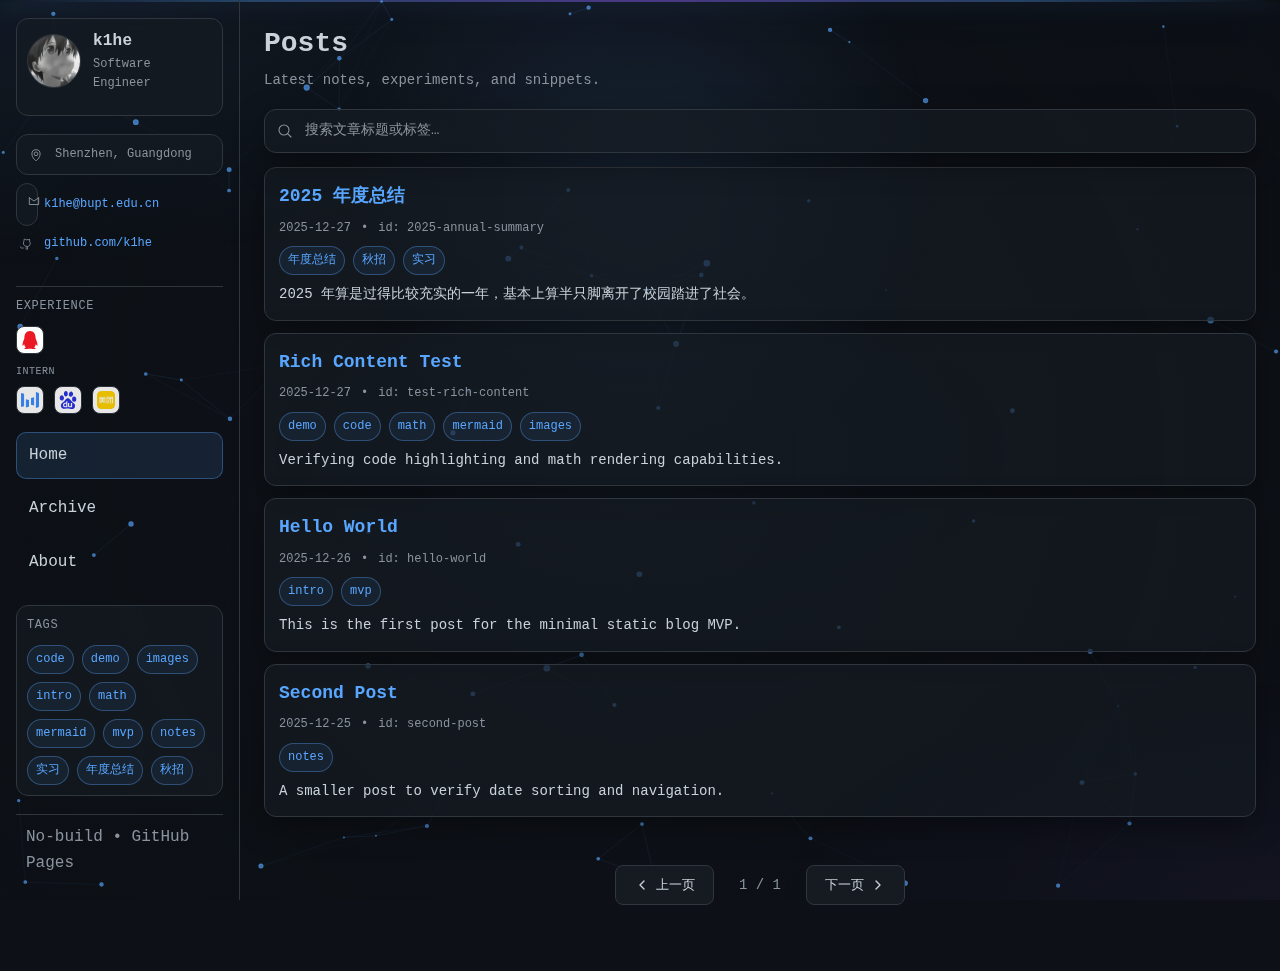
<file: index.html>
<!doctype html>
<html lang="en">
  <head>
    <meta charset="utf-8" />
    <meta name="viewport" content="width=device-width, initial-scale=1" />
    <meta
      name="description"
      content="A minimal, no-build static blog that renders Markdown posts in the browser."
    />
    <title>k1he blog</title>
    <link rel="icon" href="assets/logo.svg" />
    <link rel="stylesheet" href="css/style.css" />
    <link rel="stylesheet" href="css/prism-theme.css" />
  </head>
  <body>
    <div class="layout">
      <aside class="sidebar" aria-label="Sidebar navigation">
        <a class="sidebar__section profile profile--clickable" href="index.html" aria-label="Go to homepage">
          <div class="profile__header">
            <img class="profile__avatar" src="assets/profile.jpg" alt="Avatar of k1he" width="54" height="54" decoding="async" />
            <div class="profile__headline">
              <div class="profile__nickname">k1he</div>
              <div class="profile__profession muted">Software Engineer</div>
            </div>
          </div>

          <div class="profile-info" aria-label="Profile details">
            <div class="profile-row">
              <span class="profile-row__icon" aria-hidden="true">
                <svg width="14" height="14" viewBox="0 0 24 24" fill="none" xmlns="http://www.w3.org/2000/svg">
                  <path d="M12 22s7-4.6 7-12a7 7 0 1 0-14 0c0 7.4 7 12 7 12Z" stroke="currentColor" stroke-width="1.6"/>
                  <path d="M12 13.2a3.2 3.2 0 1 0 0-6.4 3.2 3.2 0 0 0 0 6.4Z" stroke="currentColor" stroke-width="1.6"/>
                </svg>
              </span>
              <span>Shenzhen, Guangdong</span>
            </div>

            <div class="profile-row">
              <span class="profile-row__icon" aria-hidden="true">
                <svg width="14" height="14" viewBox="0 0 24 24" fill="none" xmlns="http://www.w3.org/2000/svg">
                  <path d="M4 6.5 12 12l8-5.5" stroke="currentColor" stroke-width="1.6" stroke-linecap="round" stroke-linejoin="round"/>
                  <path d="M4 6.5V18h16V6.5" stroke="currentColor" stroke-width="1.6" stroke-linecap="round" stroke-linejoin="round"/>
                </svg>
              </span>
              <a class="link" href="mailto:k1he@bupt.edu.cn">k1he@bupt.edu.cn</a>
            </div>

            <div class="profile-row">
              <span class="profile-row__icon" aria-hidden="true">
                <svg width="14" height="14" viewBox="0 0 24 24" fill="none" xmlns="http://www.w3.org/2000/svg">
                  <path d="M9 19c-4 1.2-4-2-5-2m10 4v-3.1c0-.9.3-1.4.8-1.9-2.7-.3-5.5-1.3-5.5-5.8 0-1.3.5-2.4 1.2-3.2-.1-.3-.5-1.6.1-3.3 0 0 1-.3 3.4 1.2a11.6 11.6 0 0 1 6.2 0C18.7 3.9 19.7 4.2 19.7 4.2c.6 1.7.2 3 .1 3.3.8.8 1.2 1.9 1.2 3.2 0 4.5-2.8 5.5-5.6 5.8.5.4.9 1.2.9 2.4V21" stroke="currentColor" stroke-width="1.4" stroke-linecap="round" stroke-linejoin="round"/>
                </svg>
              </span>
              <a class="link" href="https://github.com/k1he" target="_blank" rel="noopener noreferrer">github.com/k1he</a>
            </div>
          </div>

          <div class="experience" aria-label="Experience">
            <div class="sidebar__section-title">Experience</div>
            <div class="experience__section">
              <div class="experience__logos">
                <img class="company-logo" src="assets/logos/tencent.svg" alt="Tencent" title="Tencent" width="28" height="28" loading="lazy" decoding="async" />
              </div>
            </div>
            <div class="experience__section">
              <div class="experience__label">Intern</div>
              <div class="experience__logos">
                <img class="company-logo intern" src="assets/logos/bytedance.svg" alt="ByteDance" title="ByteDance (Intern)" width="28" height="28" loading="lazy" decoding="async" />
                <img class="company-logo intern" src="assets/logos/baidu.svg" alt="Baidu" title="Baidu (Intern)" width="28" height="28" loading="lazy" decoding="async" />
                <img class="company-logo intern" src="assets/logos/meituan.svg" alt="Meituan" title="Meituan (Intern)" width="28" height="28" loading="lazy" decoding="async" />
              </div>
            </div>
          </div>
        </a>

        <nav class="nav" aria-label="Primary">
          <a class="nav__link" data-nav="home" href="index.html">Home</a>
          <a class="nav__link" data-nav="archive" href="index.html?view=archive">Archive</a>
          <a class="nav__link" data-nav="about" href="about.html">About</a>
        </nav>

        <section class="sidebar__section" aria-label="Tags">
          <div class="sidebar__section-title">Tags</div>
          <div id="tagList" class="tag-list">
            <span class="muted">Loading…</span>
          </div>
        </section>

        <footer class="sidebar__footer">
          <div class="muted">No-build • GitHub Pages</div>
        </footer>
      </aside>

      <main class="main" aria-label="Main content">
        <header class="page-header">
          <h1 id="pageTitle" class="page-title">Posts</h1>
          <p id="pageSubtitle" class="page-subtitle">Latest notes, experiments, and snippets.</p>
        </header>

        <!-- MVP_4: Home page search (No-Build, client-side in-memory filtering) -->
        <section id="search" class="search" aria-label="Search posts">
          <div class="search-box">
            <div class="search-bar" role="search">
              <span class="search-bar__icon" aria-hidden="true">
                <svg width="16" height="16" viewBox="0 0 24 24" fill="none" xmlns="http://www.w3.org/2000/svg">
                  <path d="M10.5 18a7.5 7.5 0 1 1 0-15 7.5 7.5 0 0 1 0 15Z" stroke="currentColor" stroke-width="1.6"/>
                  <path d="M16.2 16.2 21 21" stroke="currentColor" stroke-width="1.6" stroke-linecap="round"/>
                </svg>
              </span>

              <input
                id="searchInput"
                class="search-bar__input"
                type="search"
                inputmode="search"
                placeholder="搜索文章标题或标签…"
                aria-label="搜索文章标题或标签"
                aria-autocomplete="list"
                aria-controls="searchSuggestions"
                aria-expanded="false"
                autocomplete="off"
                spellcheck="false"
              />

              <button id="searchClear" class="search-bar__clear" type="button" aria-label="清空搜索" hidden>
                ×
              </button>
            </div>

            <div id="searchSuggestions" class="search-suggestions" role="listbox" aria-label="Search suggestions" hidden></div>
          </div>

          <div id="searchStats" class="search-stats muted" aria-live="polite"></div>
        </section>

        <section id="postList" class="post-list" aria-label="Post list">
          <div class="card">
            <div class="muted">Loading posts…</div>
          </div>
        </section>

        <nav id="pagination" class="pagination" aria-label="Pagination" hidden>
          <button id="paginationPrev" class="pagination__btn" type="button" aria-label="上一页">
            <svg width="16" height="16" viewBox="0 0 24 24" fill="none" xmlns="http://www.w3.org/2000/svg">
              <path d="M15 18l-6-6 6-6" stroke="currentColor" stroke-width="2" stroke-linecap="round" stroke-linejoin="round"/>
            </svg>
            上一页
          </button>
          <div id="paginationInfo" class="pagination__info">1 / 1</div>
          <button id="paginationNext" class="pagination__btn" type="button" aria-label="下一页">
            下一页
            <svg width="16" height="16" viewBox="0 0 24 24" fill="none" xmlns="http://www.w3.org/2000/svg">
              <path d="M9 18l6-6-6-6" stroke="currentColor" stroke-width="2" stroke-linecap="round" stroke-linejoin="round"/>
            </svg>
          </button>
        </nav>
      </main>
    </div>

    <script src="js/marked.min.js" defer></script>
    <script src="js/particles-bg.js" defer></script>
    <script src="js/app.js" defer></script>
  </body>
</html>
</file>
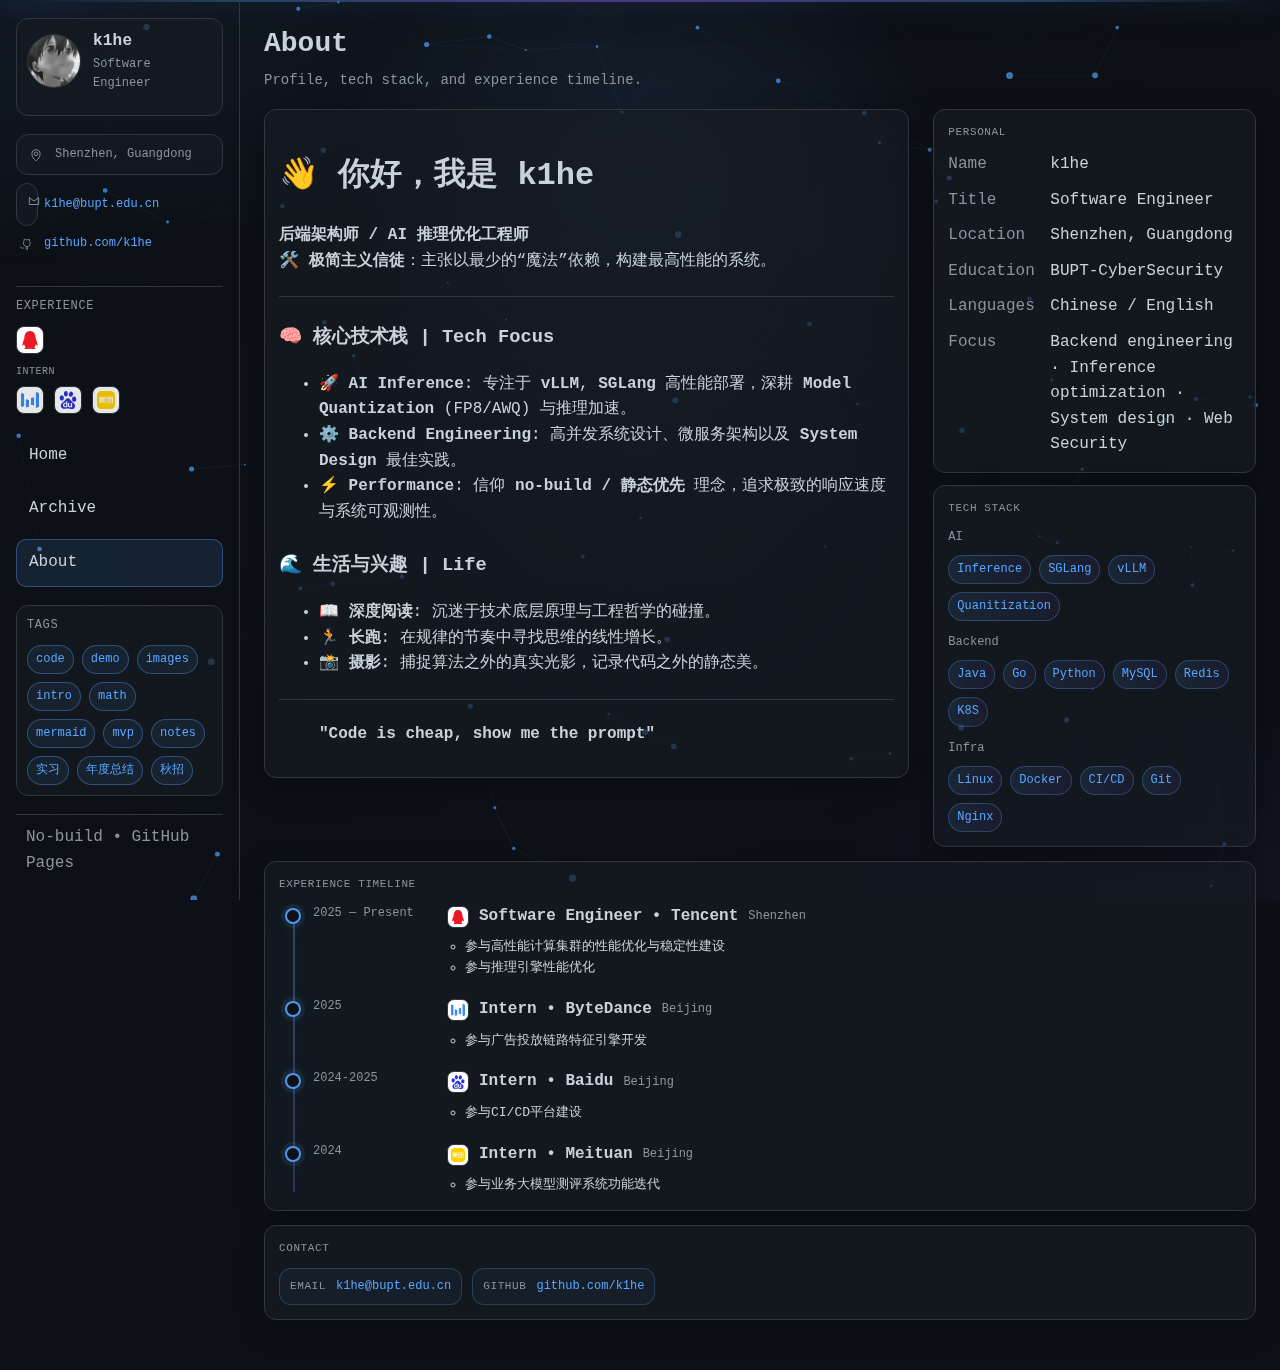
<file: about.html>
<!doctype html>
<html lang="en">
  <head>
    <meta charset="utf-8" />
    <meta name="viewport" content="width=device-width, initial-scale=1" />
    <meta
      name="description"
      content="About k1he — profile, tech stack, work experience timeline, and contact."
    />
    <title>About • k1he blog</title>
    <link rel="icon" href="assets/logo.svg" />
    <link rel="stylesheet" href="css/style.css" />
    <link rel="stylesheet" href="css/prism-theme.css" />
  </head>
  <body>
    <div class="layout">
      <aside class="sidebar" aria-label="Sidebar navigation">
        <a class="sidebar__section profile profile--clickable" href="index.html" aria-label="Go to homepage">
          <div class="profile__header">
            <img class="profile__avatar" src="assets/profile.jpg" alt="Avatar of k1he" width="54" height="54" decoding="async" />
            <div class="profile__headline">
              <div class="profile__nickname">k1he</div>
              <div class="profile__profession muted">Software Engineer</div>
            </div>
          </div>

          <div class="profile-info" aria-label="Profile details">
            <div class="profile-row">
              <span class="profile-row__icon" aria-hidden="true">
                <svg width="14" height="14" viewBox="0 0 24 24" fill="none" xmlns="http://www.w3.org/2000/svg">
                  <path d="M12 22s7-4.6 7-12a7 7 0 1 0-14 0c0 7.4 7 12 7 12Z" stroke="currentColor" stroke-width="1.6"/>
                  <path d="M12 13.2a3.2 3.2 0 1 0 0-6.4 3.2 3.2 0 0 0 0 6.4Z" stroke="currentColor" stroke-width="1.6"/>
                </svg>
              </span>
              <span>Shenzhen, Guangdong</span>
            </div>

            <div class="profile-row">
              <span class="profile-row__icon" aria-hidden="true">
                <svg width="14" height="14" viewBox="0 0 24 24" fill="none" xmlns="http://www.w3.org/2000/svg">
                  <path d="M4 6.5 12 12l8-5.5" stroke="currentColor" stroke-width="1.6" stroke-linecap="round" stroke-linejoin="round"/>
                  <path d="M4 6.5V18h16V6.5" stroke="currentColor" stroke-width="1.6" stroke-linecap="round" stroke-linejoin="round"/>
                </svg>
              </span>
              <a class="link" href="mailto:k1he@bupt.edu.cn">k1he@bupt.edu.cn</a>
            </div>

            <div class="profile-row">
              <span class="profile-row__icon" aria-hidden="true">
                <svg width="14" height="14" viewBox="0 0 24 24" fill="none" xmlns="http://www.w3.org/2000/svg">
                  <path d="M9 19c-4 1.2-4-2-5-2m10 4v-3.1c0-.9.3-1.4.8-1.9-2.7-.3-5.5-1.3-5.5-5.8 0-1.3.5-2.4 1.2-3.2-.1-.3-.5-1.6.1-3.3 0 0 1-.3 3.4 1.2a11.6 11.6 0 0 1 6.2 0C18.7 3.9 19.7 4.2 19.7 4.2c.6 1.7.2 3 .1 3.3.8.8 1.2 1.9 1.2 3.2 0 4.5-2.8 5.5-5.6 5.8.5.4.9 1.2.9 2.4V21" stroke="currentColor" stroke-width="1.4" stroke-linecap="round" stroke-linejoin="round"/>
                </svg>
              </span>
              <a class="link" href="https://github.com/k1he" target="_blank" rel="noopener noreferrer">github.com/k1he</a>
            </div>
          </div>

          <div class="experience" aria-label="Experience">
            <div class="sidebar__section-title">Experience</div>
            <div class="experience__section">
              <div class="experience__logos">
                <img class="company-logo" src="assets/logos/tencent.svg" alt="Tencent" title="Tencent" width="28" height="28" loading="lazy" decoding="async" />
              </div>
            </div>
            <div class="experience__section">
              <div class="experience__label">Intern</div>
              <div class="experience__logos">
                <img class="company-logo intern" src="assets/logos/bytedance.svg" alt="ByteDance" title="ByteDance (Intern)" width="28" height="28" loading="lazy" decoding="async" />
                <img class="company-logo intern" src="assets/logos/baidu.svg" alt="Baidu" title="Baidu (Intern)" width="28" height="28" loading="lazy" decoding="async" />
                <img class="company-logo intern" src="assets/logos/meituan.svg" alt="Meituan" title="Meituan (Intern)" width="28" height="28" loading="lazy" decoding="async" />
              </div>
            </div>
          </div>
        </a>

        <nav class="nav" aria-label="Primary">
          <a class="nav__link" data-nav="home" href="index.html">Home</a>
          <a class="nav__link" data-nav="archive" href="index.html?view=archive">Archive</a>
          <a class="nav__link" data-nav="about" href="about.html">About</a>
        </nav>

        <section class="sidebar__section" aria-label="Tags">
          <div class="sidebar__section-title">Tags</div>
          <div id="tagList" class="tag-list">
            <span class="muted">Loading…</span>
          </div>
        </section>

        <footer class="sidebar__footer">
          <div class="muted">No-build • GitHub Pages</div>
        </footer>
      </aside>

      <main class="main" aria-label="Main content">
        <header class="page-header">
          <h1 id="pageTitle" class="page-title">About</h1>
          <p id="pageSubtitle" class="page-subtitle">Profile, tech stack, and experience timeline.</p>
        </header>

        <section id="aboutRoot" class="about" aria-label="About content">
          <div class="about-grid">
            <article id="aboutBio" class="card about-bio" aria-label="Biography">
              <div class="muted">Loading bio…</div>
            </article>

            <div class="about-side" aria-label="Profile panels">
              <section class="card about-panel" aria-label="Personal information">
                <div class="about-panel__title">Personal</div>
                <dl id="aboutInfo" class="about-kv">
                  <div class="about-kv__row"><dt class="about-kv__key muted">Status</dt><dd class="about-kv__value">Loading…</dd></div>
                </dl>
              </section>

              <section class="card about-panel" aria-label="Tech stack">
                <div class="about-panel__title">Tech Stack</div>
                <div id="aboutSkills" class="skills">
                  <div class="muted">Loading…</div>
                </div>
              </section>
            </div>
          </div>

          <section class="card about-panel" aria-label="Work experience">
            <div class="about-panel__title">Experience Timeline</div>
            <ol id="aboutTimeline" class="timeline">
              <li class="timeline-item"><div class="muted">Loading…</div></li>
            </ol>
          </section>

          <section class="card about-panel" aria-label="Contact">
            <div class="about-panel__title">Contact</div>
            <div id="aboutContacts" class="contact-list">
              <div class="muted">Loading…</div>
            </div>
          </section>
        </section>
      </main>
    </div>

    <script src="js/marked.min.js" defer></script>
    <script src="js/particles-bg.js" defer></script>
    <script src="js/app.js" defer></script>
  </body>
</html>
</file>
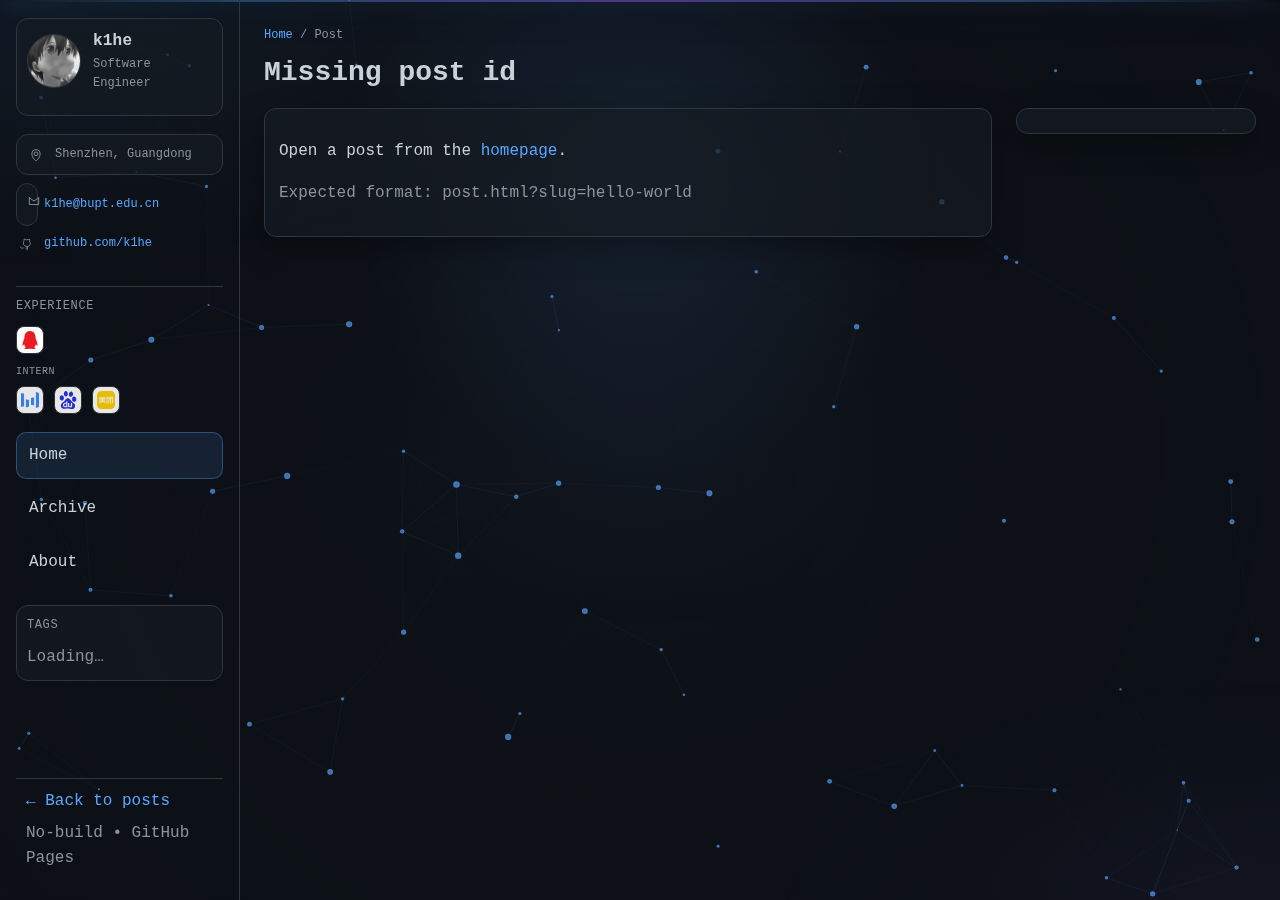
<file: post.html>
<!doctype html>
<html lang="en">
  <head>
    <meta charset="utf-8" />
    <meta name="viewport" content="width=device-width, initial-scale=1" />
    <meta
      name="description"
      content="Read a post from the minimal static blog (Markdown, syntax highlighting, math, and diagrams)."
    />
    <title>Post • k1he blog</title>
    <link rel="icon" href="assets/logo.svg" />
    <link rel="stylesheet" href="css/style.css" />
    <link rel="stylesheet" href="css/prism-theme.css" />
    <link rel="stylesheet" href="css/katex.min.css" />
  </head>
  <body>
    <div class="layout">
      <aside class="sidebar" aria-label="Sidebar navigation">
        <a class="sidebar__section profile profile--clickable" href="index.html" aria-label="Go to homepage">
          <div class="profile__header">
            <img class="profile__avatar" src="assets/profile.jpg" alt="Avatar of k1he" width="54" height="54" decoding="async" />
            <div class="profile__headline">
              <div class="profile__nickname">k1he</div>
              <div class="profile__profession muted">Software Engineer</div>
            </div>
          </div>

          <div class="profile-info" aria-label="Profile details">
            <div class="profile-row">
              <span class="profile-row__icon" aria-hidden="true">
                <svg width="14" height="14" viewBox="0 0 24 24" fill="none" xmlns="http://www.w3.org/2000/svg">
                  <path d="M12 22s7-4.6 7-12a7 7 0 1 0-14 0c0 7.4 7 12 7 12Z" stroke="currentColor" stroke-width="1.6"/>
                  <path d="M12 13.2a3.2 3.2 0 1 0 0-6.4 3.2 3.2 0 0 0 0 6.4Z" stroke="currentColor" stroke-width="1.6"/>
                </svg>
              </span>
              <span>Shenzhen, Guangdong</span>
            </div>

            <div class="profile-row">
              <span class="profile-row__icon" aria-hidden="true">
                <svg width="14" height="14" viewBox="0 0 24 24" fill="none" xmlns="http://www.w3.org/2000/svg">
                  <path d="M4 6.5 12 12l8-5.5" stroke="currentColor" stroke-width="1.6" stroke-linecap="round" stroke-linejoin="round"/>
                  <path d="M4 6.5V18h16V6.5" stroke="currentColor" stroke-width="1.6" stroke-linecap="round" stroke-linejoin="round"/>
                </svg>
              </span>
              <a class="link" href="mailto:k1he@bupt.edu.cn">k1he@bupt.edu.cn</a>
            </div>

            <div class="profile-row">
              <span class="profile-row__icon" aria-hidden="true">
                <svg width="14" height="14" viewBox="0 0 24 24" fill="none" xmlns="http://www.w3.org/2000/svg">
                  <path d="M9 19c-4 1.2-4-2-5-2m10 4v-3.1c0-.9.3-1.4.8-1.9-2.7-.3-5.5-1.3-5.5-5.8 0-1.3.5-2.4 1.2-3.2-.1-.3-.5-1.6.1-3.3 0 0 1-.3 3.4 1.2a11.6 11.6 0 0 1 6.2 0C18.7 3.9 19.7 4.2 19.7 4.2c.6 1.7.2 3 .1 3.3.8.8 1.2 1.9 1.2 3.2 0 4.5-2.8 5.5-5.6 5.8.5.4.9 1.2.9 2.4V21" stroke="currentColor" stroke-width="1.4" stroke-linecap="round" stroke-linejoin="round"/>
                </svg>
              </span>
              <a class="link" href="https://github.com/k1he" target="_blank" rel="noopener noreferrer">github.com/k1he</a>
            </div>
          </div>

          <div class="experience" aria-label="Experience">
            <div class="sidebar__section-title">Experience</div>
            <div class="experience__section">
              <div class="experience__logos">
                <img class="company-logo" src="assets/logos/tencent.svg" alt="Tencent" title="Tencent" width="28" height="28" loading="lazy" decoding="async" />
              </div>
            </div>
            <div class="experience__section">
              <div class="experience__label">Intern</div>
              <div class="experience__logos">
                <img class="company-logo intern" src="assets/logos/bytedance.svg" alt="ByteDance" title="ByteDance (Intern)" width="28" height="28" loading="lazy" decoding="async" />
                <img class="company-logo intern" src="assets/logos/baidu.svg" alt="Baidu" title="Baidu (Intern)" width="28" height="28" loading="lazy" decoding="async" />
                <img class="company-logo intern" src="assets/logos/meituan.svg" alt="Meituan" title="Meituan (Intern)" width="28" height="28" loading="lazy" decoding="async" />
              </div>
            </div>
          </div>
        </a>

        <nav class="nav" aria-label="Primary">
          <a class="nav__link" data-nav="home" href="index.html">Home</a>
          <a class="nav__link" data-nav="archive" href="index.html?view=archive">Archive</a>
          <a class="nav__link" data-nav="about" href="about.html">About</a>
        </nav>

        <section class="sidebar__section" aria-label="Tags">
          <div class="sidebar__section-title">Tags</div>
          <div id="tagList" class="tag-list">
            <span class="muted">Loading…</span>
          </div>
        </section>

        <footer class="sidebar__footer">
          <div class="muted"><a class="link" href="index.html">← Back to posts</a></div>
          <div class="muted">No-build • GitHub Pages</div>
        </footer>
      </aside>

      <main class="main" aria-label="Main content">
        <header class="page-header">
          <div class="breadcrumbs"><a class="link" href="index.html">Home</a> <span class="muted">/</span> <span id="postCrumb" class="muted">Post</span></div>
          <h1 id="postTitle" class="page-title">Loading…</h1>
          <p id="postMeta" class="page-subtitle muted"></p>
        </header>

        <details id="tocMobile" class="toc toc--mobile card" aria-label="Table of contents" hidden>
          <summary class="toc__summary">Contents</summary>
          <nav id="tocMobileNav" class="toc__nav" aria-label="Table of contents"></nav>
        </details>

        <div class="content-wrapper">
          <article id="postContent" class="article">
            <div class="card">
              <div class="muted">Loading content…</div>
            </div>
          </article>

          <nav id="tocDesktop" class="toc toc--desktop" aria-label="Table of contents" hidden></nav>
        </div>
      </main>
    </div>

    <script src="js/marked.min.js" defer></script>
    <script src="js/prism.min.js" defer></script>
    <script src="js/prism-autoloader.min.js" defer></script>
    <script src="js/katex.min.js" defer></script>
    <script src="js/katex-auto-render.min.js" defer></script>
    <script src="js/particles-bg.js" defer></script>
    <script src="js/app.js" defer></script>
  </body>
</html>
</file>
<file: css/style.css>
/*
  Minimal static blog — MVP Phase S3
  Dark, tech/code style inspired by GitHub Dark.
*/

:root {
  --bg: #0d1117;
  --surface: #161b22;
  --border: #30363d;
  --text: #c9d1d9;
  --muted: #8b949e;
  --accent: #58a6ff;
  --danger: #ff7b72;

  --sidebar-w: 240px;
  --content-max: 1060px;
  --toc-w: 240px;

  /* Spacing system */
  --spacing-xs: 8px;
  --spacing-sm: 16px;
  --spacing-md: 24px;
  --spacing-lg: 32px;
  --spacing-xl: 48px;

  /* Content gaps (reduced from 40-60px to 24-32px) */
  --content-gap: 24px;

  /* Spotlight defaults (updated via JS) */
  --mouse-x: 50vw;
  --mouse-y: 20vh;

  --radius: 12px;
  --shadow: 0 10px 30px rgba(0, 0, 0, 0.35);

  --mono: "SF Mono", Monaco, Consolas, "Liberation Mono", "Courier New", monospace;
}

* {
  box-sizing: border-box;
}

html {
  scroll-behavior: smooth;
}

body {
  margin: 0;
  background-color: var(--bg);
  color: var(--text);
  font-family: var(--mono);
  line-height: 1.6;
  position: relative;
  overflow-x: hidden;
}

/* Tech background - Aurora glow base layer */
body::before {
  content: "";
  position: fixed;
  top: 0;
  left: 0;
  right: 0;
  bottom: 0;
  z-index: -3;
  background:
    /* Mouse-following spotlight */
    radial-gradient(
      600px circle at var(--mouse-x) var(--mouse-y),
      rgba(88, 166, 255, 0.15),
      transparent 50%
    ),
    /* Ambient aurora glows */
    radial-gradient(ellipse 100% 60% at 0% 0%, rgba(88, 166, 255, 0.08) 0%, transparent 50%),
    radial-gradient(ellipse 80% 50% at 100% 100%, rgba(139, 92, 246, 0.06) 0%, transparent 50%),
    radial-gradient(ellipse 60% 40% at 50% 50%, rgba(59, 130, 246, 0.04) 0%, transparent 50%);
  pointer-events: none;
  animation: auroraGlow 12s ease-in-out infinite alternate;
}

/* Scanning line effect */
body::after {
  content: "";
  position: fixed;
  top: 0;
  left: 0;
  right: 0;
  height: 2px;
  z-index: -2;
  background: linear-gradient(90deg, 
    transparent 0%, 
    rgba(88, 166, 255, 0.4) 20%,
    rgba(139, 92, 246, 0.6) 50%,
    rgba(88, 166, 255, 0.4) 80%,
    transparent 100%
  );
  box-shadow: 
    0 0 20px rgba(88, 166, 255, 0.5),
    0 0 60px rgba(88, 166, 255, 0.3),
    0 0 100px rgba(139, 92, 246, 0.2);
  pointer-events: none;
  animation: scanLine 8s linear infinite;
}

@keyframes auroraGlow {
  0% {
    filter: brightness(1) blur(0px);
  }
  50% {
    filter: brightness(1.2) blur(1px);
  }
  100% {
    filter: brightness(1) blur(0px);
  }
}

@keyframes scanLine {
  0% {
    top: -2px;
    opacity: 0;
  }
  5% {
    opacity: 1;
  }
  95% {
    opacity: 1;
  }
  100% {
    top: 100vh;
    opacity: 0;
  }
}

@media (prefers-reduced-motion: reduce) {
  body::before {
    background:
      radial-gradient(ellipse 100% 60% at 0% 0%, rgba(88, 166, 255, 0.06) 0%, transparent 50%),
      radial-gradient(ellipse 80% 50% at 100% 100%, rgba(139, 92, 246, 0.04) 0%, transparent 50%);
    animation: none;
  }
  
  body::after {
    display: none;
  }
}

a {
  color: inherit;
  text-decoration: none;
}

a.link {
  color: var(--accent);
}

a.link:hover {
  text-decoration: underline;
}

/* Article content links - always blue */
.article a {
  color: var(--accent);
}

.article a:hover {
  text-decoration: underline;
}

.layout {
  min-height: 100vh;
  display: grid;
  grid-template-columns: var(--sidebar-w) 1fr;
}

.sidebar {
  position: sticky;
  top: 0;
  height: 100vh;
  border-right: 1px solid var(--border);
  padding: 18px 16px;
  display: flex;
  flex-direction: column;
  gap: 18px;
  overflow-y: auto;
  overscroll-behavior: contain;
}

.brand {
  display: none; /* Removed in MVP_3 - profile card is now the home link */
}

.brand__logo {
  width: 42px;
  height: 42px;
}

.brand__title {
  font-weight: 700;
  letter-spacing: 0.3px;
}

.brand__subtitle {
  margin-top: 2px;
  font-size: 12px;
  color: var(--muted);
}

.nav {
  display: flex;
  flex-direction: column;
  gap: 6px;
}

.nav__link {
  padding: 10px 12px;
  border-radius: 10px;
  border: 1px solid transparent;
  color: var(--text);
}

.nav__link:hover {
  background: rgba(88, 166, 255, 0.08);
  border-color: rgba(88, 166, 255, 0.25);
}

.nav__link.is-active {
  background: rgba(88, 166, 255, 0.12);
  border-color: rgba(88, 166, 255, 0.35);
}

.nav__link.is-disabled {
  opacity: 0.55;
  cursor: not-allowed;
}

.sidebar__section {
  padding: 10px;
  border: 1px solid var(--border);
  border-radius: var(--radius);
  background: rgba(22, 27, 34, 0.7);
}

.sidebar__section-title {
  font-size: 12px;
  color: var(--muted);
  margin-bottom: 10px;
  text-transform: uppercase;
  letter-spacing: 0.6px;
}

.sidebar__footer {
  margin-top: auto;
  padding: 10px;
  border-top: 1px solid var(--border);
  display: flex;
  flex-direction: column;
  gap: 6px;
}

.main {
  padding: 26px var(--content-gap) 50px;
}

.page-header {
  max-width: calc(var(--content-max) + var(--toc-w) + var(--spacing-md));
  margin: 0 auto 18px;
}

.page-title {
  margin: 0;
  font-size: 28px;
  line-height: 1.25;
}

.page-subtitle {
  margin: 8px 0 0;
  color: var(--muted);
  font-size: 14px;
}

.breadcrumbs {
  margin-bottom: 10px;
  font-size: 12px;
  color: var(--muted);
}

.card {
  border: 1px solid var(--border);
  border-radius: var(--radius);
  background: rgba(22, 27, 34, 0.7);
  box-shadow: var(--shadow);
  padding: 14px 14px;
}

.post-list {
  max-width: var(--content-max);
  margin: 0 auto;
  display: flex;
  flex-direction: column;
  gap: 12px;
}

/* Search (MVP_4) */
.search {
  max-width: var(--content-max);
  margin: 0 auto 14px;
}

.search-box {
  position: relative;
}

.search-bar {
  display: flex;
  align-items: center;
  gap: 10px;
  padding: 10px 12px;
  border: 1px solid var(--border);
  border-radius: 12px;
  background: rgba(22, 27, 34, 0.7);
  box-shadow: var(--shadow);
  transition: border-color 180ms ease, box-shadow 180ms ease, background 180ms ease;
}

.search-bar:focus-within {
  border-color: rgba(88, 166, 255, 0.65);
  box-shadow:
    0 0 0 3px rgba(88, 166, 255, 0.15),
    var(--shadow);
}

.search-bar__icon {
  display: inline-flex;
  align-items: center;
  justify-content: center;
  color: var(--muted);
  flex: 0 0 auto;
}

.search-bar__input {
  width: 100%;
  border: none;
  outline: none;
  background: transparent;
  color: var(--text);
  font-family: var(--mono);
  font-size: 14px;
  line-height: 1.4;
}

.search-bar__input::placeholder {
  color: var(--muted);
}

.search-bar__clear {
  flex: 0 0 auto;
  width: 30px;
  height: 30px;
  border-radius: 10px;
  border: 1px solid transparent;
  background: transparent;
  color: var(--muted);
  cursor: pointer;
  transition: border-color 160ms ease, background 160ms ease, color 160ms ease;
}

.search-bar__clear:hover {
  color: var(--text);
  border-color: rgba(88, 166, 255, 0.25);
  background: rgba(88, 166, 255, 0.06);
}

.search-stats {
  margin-top: 8px;
  font-size: 12px;
}

.search-suggestions {
  position: absolute;
  left: 0;
  right: 0;
  top: calc(100% + 8px);
  border: 1px solid rgba(88, 166, 255, 0.20);
  border-radius: 12px;
  background: rgba(22, 27, 34, 0.92);
  box-shadow: 0 16px 40px rgba(0, 0, 0, 0.55);
  overflow: hidden;
  z-index: 50;
  backdrop-filter: blur(6px);
}

.search-suggestions__section {
  padding: 10px;
  border-top: 1px solid rgba(88, 166, 255, 0.12);
}

.search-suggestions__section:first-child {
  border-top: none;
}

.search-suggestions__header {
  display: flex;
  align-items: center;
  justify-content: space-between;
  gap: 10px;
  margin-bottom: 8px;
}

.search-suggestions__label {
  font-size: 11px;
  text-transform: uppercase;
  letter-spacing: 0.6px;
  color: var(--muted);
}

.search-suggestions__action {
  border: 1px solid transparent;
  background: transparent;
  color: var(--muted);
  font-family: var(--mono);
  font-size: 11px;
  padding: 2px 8px;
  border-radius: 999px;
  cursor: pointer;
  transition: border-color 160ms ease, background 160ms ease, color 160ms ease;
}

.search-suggestions__action:hover {
  color: var(--text);
  border-color: rgba(88, 166, 255, 0.25);
  background: rgba(88, 166, 255, 0.06);
}

.search-suggestion {
  width: 100%;
  text-align: left;
  padding: 8px 10px;
  border-radius: 10px;
  border: 1px solid transparent;
  background: transparent;
  color: var(--text);
  font-family: var(--mono);
  font-size: 13px;
  cursor: pointer;
  display: flex;
  align-items: baseline;
  justify-content: space-between;
  gap: 10px;
  transition: background 160ms ease, border-color 160ms ease;
}

.search-suggestion:hover {
  background: rgba(88, 166, 255, 0.06);
  border-color: rgba(88, 166, 255, 0.18);
}

.search-suggestion.is-active {
  background: rgba(88, 166, 255, 0.10);
  border-color: rgba(88, 166, 255, 0.35);
}

.search-suggestion__meta {
  font-size: 11px;
  color: var(--muted);
  flex: 0 0 auto;
}

mark.search-highlight {
  background: rgba(88, 166, 255, 0.22);
  color: var(--text);
  padding: 0 2px;
  border-radius: 4px;
}

/* Pagination (MVP_4) */
.pagination {
  display: flex;
  align-items: center;
  justify-content: center;
  gap: 16px;
  margin-top: 32px;
  padding: 16px 0;
}

.pagination__btn {
  display: inline-flex;
  align-items: center;
  gap: 6px;
  padding: 10px 18px;
  background: var(--surface);
  border: 1px solid var(--border);
  border-radius: 8px;
  color: var(--text);
  font-family: var(--mono);
  font-size: 13px;
  cursor: pointer;
  transition: all 0.2s ease;
}

.pagination__btn:hover:not(:disabled) {
  background: rgba(88, 166, 255, 0.1);
  border-color: var(--accent);
  color: var(--accent);
}

.pagination__btn:disabled {
  opacity: 0.4;
  cursor: not-allowed;
}

.pagination__btn svg {
  flex-shrink: 0;
}

.pagination__info {
  font-size: 14px;
  color: var(--muted);
  min-width: 60px;
  text-align: center;
}

button.link {
  appearance: none;
  border: none;
  background: transparent;
  color: var(--accent);
  font-family: inherit;
  font-size: inherit;
  padding: 0;
  cursor: pointer;
}

button.link:hover {
  text-decoration: underline;
}

.post-item {
  display: grid;
  gap: 8px;
}

.post-item__title {
  font-size: 18px;
  font-weight: 700;
  color: var(--accent);
}

.post-item__title:hover {
  text-decoration: underline;
}

.post-item__meta {
  display: flex;
  gap: 10px;
  flex-wrap: wrap;
  font-size: 12px;
  color: var(--muted);
}

.post-item__excerpt {
  margin: 0;
  color: var(--text);
  font-size: 14px;
}

.muted {
  color: var(--muted);
}

.tag-list {
  display: flex;
  flex-wrap: wrap;
  gap: 8px;
}

.tag {
  display: inline-flex;
  align-items: center;
  padding: 4px 8px;
  border-radius: 999px;
  border: 1px solid rgba(88, 166, 255, 0.35);
  color: var(--accent);
  background: rgba(88, 166, 255, 0.08);
  font-size: 12px;
}

/* Profile panel */
.profile__header {
  display: flex;
  align-items: center;
  gap: 12px;
  margin-bottom: 12px;
}

/* Clickable profile card - MVP_3 home link */
.profile--clickable {
  display: block;
  cursor: pointer;
  transition: border-color 200ms ease, background 200ms ease, transform 200ms ease;
}

.profile--clickable:hover {
  border-color: rgba(88, 166, 255, 0.5);
  background: rgba(88, 166, 255, 0.06);
  transform: translateY(-1px);
}

.profile--clickable:active {
  transform: translateY(0);
}

.profile__avatar {
  width: 54px;
  height: 54px;
  border-radius: 999px;
  border: 1px solid var(--border);
  background: var(--surface);
  object-fit: cover;
}

.profile__nickname {
  font-weight: 700;
  letter-spacing: 0.2px;
}

.profile__profession {
  font-size: 12px;
}

.profile-info {
  display: flex;
  flex-direction: column;
  gap: 8px;
}

.profile-row {
  display: grid;
  grid-template-columns: 18px 1fr;
  gap: 10px;
  align-items: center;
  font-size: 12px;
  color: var(--muted);
}

.profile-row a {
  color: var(--accent);
}

.profile-row a:hover {
  text-decoration: underline;
}

.profile-row__icon {
  color: var(--muted);
  display: inline-flex;
  align-items: center;
  justify-content: center;
}

.experience {
  margin-top: 14px;
  padding-top: 10px;
  border-top: 1px solid var(--border);
}

.experience__section {
  margin-bottom: 10px;
}

.experience__section:last-child {
  margin-bottom: 0;
}

.experience__label {
  font-size: 10px;
  color: var(--muted);
  text-transform: uppercase;
  letter-spacing: 0.5px;
  margin-bottom: 6px;
}

.experience__logos {
  display: flex;
  flex-wrap: wrap;
  gap: 10px;
}

.company-logo {
  width: 28px;
  height: 28px;
  border-radius: 8px;
  border: 1px solid var(--border);
  background: #ffffff;
  padding: 4px;
  transition: transform 160ms ease, border-color 160ms ease;
}

.company-logo.intern {
  opacity: 0.9;
}

/* Subtle hover affordance for experience logos. */
@media (hover: hover) {
  .company-logo:hover {
    transform: scale(1.05);
    border-color: rgba(88, 166, 255, 0.45);
  }
}

/* Archive view */
.archive-summary__title {
  font-weight: 700;
  margin-bottom: 2px;
}

.archive-year.card {
  padding: 0;
}

.archive-year__summary {
  padding: 14px 14px;
  cursor: pointer;
  display: flex;
  align-items: center;
  justify-content: space-between;
  gap: 10px;
  list-style: none;
}

.archive-year__summary::-webkit-details-marker {
  display: none;
}

.archive-year__title {
  font-weight: 700;
}

.archive-count {
  display: inline-flex;
  align-items: center;
  justify-content: center;
  min-width: 26px;
  height: 22px;
  padding: 0 8px;
  border-radius: 999px;
  border: 1px solid rgba(88, 166, 255, 0.35);
  color: var(--accent);
  background: rgba(88, 166, 255, 0.08);
  font-size: 12px;
}

.archive-list {
  list-style: none;
  margin: 0;
  padding: 0 14px 14px;
  display: flex;
  flex-direction: column;
  gap: 10px;
}

.archive-item {
  display: grid;
  grid-template-columns: 52px 1fr;
  gap: 12px;
  align-items: baseline;
}

.archive-date {
  font-size: 12px;
  color: var(--muted);
}

.archive-link {
  color: var(--accent);
}

.archive-link:hover {
  text-decoration: underline;
}

.article {
  max-width: var(--content-max);
  margin: 0 auto;
}

.article img {
  max-width: 100%;
  height: auto;
  border-radius: 10px;
  border: 1px solid var(--border);
  cursor: zoom-in;
}

.article pre {
  background: var(--surface);
  border: 1px solid var(--border);
  border-radius: 12px;
  padding: 12px;
  overflow: auto;
}

.article .mermaid {
  background: var(--surface);
  border: 1px solid var(--border);
  border-radius: 12px;
  padding: 12px;
  overflow-x: auto;
  cursor: zoom-in;
  transition: border-color 200ms ease, box-shadow 200ms ease;
}

.article .mermaid:hover {
  border-color: rgba(88, 166, 255, 0.4);
  box-shadow: 0 0 20px rgba(88, 166, 255, 0.1);
}

.article .mermaid svg {
  max-width: 100%;
  height: auto;
}

/* Mermaid Lightbox - Full screen zoom */
.mermaid-lightbox {
  position: fixed;
  top: 0;
  left: 0;
  right: 0;
  bottom: 0;
  z-index: 9999;
  background: rgba(13, 17, 23, 0.95);
  display: flex;
  align-items: center;
  justify-content: center;
  padding: var(--spacing-lg);
  cursor: zoom-out;
  animation: lightboxFadeIn 200ms ease;
  backdrop-filter: blur(4px);
}

@keyframes lightboxFadeIn {
  from { opacity: 0; }
  to { opacity: 1; }
}

.mermaid-lightbox__content {
  max-width: 95vw;
  max-height: 90vh;
  overflow: auto;
  background: var(--surface);
  border: 1px solid var(--border);
  border-radius: var(--radius);
  padding: var(--spacing-md);
  box-shadow: 0 20px 60px rgba(0, 0, 0, 0.5);
  cursor: default;
}

.mermaid-lightbox__content svg {
  display: block;
  max-width: 100%;
  height: auto;
}

.mermaid-lightbox__close {
  position: fixed;
  top: var(--spacing-md);
  right: var(--spacing-md);
  width: 40px;
  height: 40px;
  border: 1px solid var(--border);
  border-radius: 50%;
  background: var(--surface);
  color: var(--text);
  font-size: 20px;
  cursor: pointer;
  display: flex;
  align-items: center;
  justify-content: center;
  transition: border-color 200ms ease, background 200ms ease;
  z-index: 10000;
}

.mermaid-lightbox__close:hover {
  border-color: var(--accent);
  background: rgba(88, 166, 255, 0.1);
}

.mermaid-lightbox__hint {
  position: fixed;
  bottom: var(--spacing-md);
  left: 50%;
  transform: translateX(-50%);
  color: var(--muted);
  font-size: 12px;
  pointer-events: none;
}

.article code {
  font-family: var(--mono);
}

.article :is(h1, h2, h3) {
  margin-top: 26px;
}

.article hr {
  border: none;
  border-top: 1px solid var(--border);
  margin: 22px 0;
}

/* Tables */
.article table {
  width: 100%;
  border-collapse: collapse;
  margin: 16px 0;
  font-size: 14px;
}

.article th,
.article td {
  padding: 10px 14px;
  border: 1px solid var(--border);
  text-align: left;
}

.article th {
  background: var(--surface);
  font-weight: 600;
  color: var(--text);
}

.article tr:nth-child(even) {
  background: rgba(22, 27, 34, 0.5);
}

.article tr:hover {
  background: rgba(88, 166, 255, 0.06);
}

/* Table of contents */
.toc {
  font-size: 12px;
  color: var(--muted);
}

.toc__summary {
  cursor: pointer;
  display: flex;
  align-items: center;
  justify-content: space-between;
  font-weight: 700;
  color: var(--text);
  list-style: none;
}

.toc__summary::-webkit-details-marker {
  display: none;
}

.toc__summary::after {
  content: "▾";
  color: var(--muted);
  transition: transform 160ms ease;
}

details[open] > .toc__summary::after {
  transform: rotate(-180deg);
}

.toc__label {
  font-size: 11px;
  text-transform: uppercase;
  letter-spacing: 0.6px;
  margin-bottom: 8px;
  color: var(--muted);
}

.toc__nav {
  margin-top: 10px;
}

.toc__list {
  list-style: none;
  margin: 0;
  padding: 0;
  display: flex;
  flex-direction: column;
  gap: 4px;
}

.toc__list--sub {
  margin-top: 4px;
  margin-left: 10px;
  padding-left: 10px;
  border-left: 1px solid rgba(88, 166, 255, 0.18);
}

.toc__link {
  display: block;
  padding: 4px 8px;
  border-radius: 10px;
  border: 1px solid transparent;
  color: var(--muted);
}

.toc__link:hover {
  color: var(--text);
  background: rgba(88, 166, 255, 0.06);
  border-color: rgba(88, 166, 255, 0.15);
}

.toc__link.is-active {
  color: var(--text);
  background: rgba(88, 166, 255, 0.10);
  border-color: rgba(88, 166, 255, 0.35);
}

.toc--mobile {
  max-width: var(--content-max);
  margin: 0 auto 14px;
}

/* Content wrapper for article + TOC side by side */
.content-wrapper {
  display: flex;
  gap: var(--spacing-md);
  align-items: flex-start;
  max-width: calc(var(--content-max) + var(--toc-w) + var(--spacing-md));
  margin: 0 auto;
}

.content-wrapper .article {
  flex: 1;
  min-width: 0;
  max-width: var(--content-max);
}

.toc--desktop {
  display: none;
  position: sticky;
  top: 26px;
  flex-shrink: 0;
  width: var(--toc-w);
  max-height: calc(100vh - 52px);
  overflow: auto;
  padding: 12px;
  border: 1px solid var(--border);
  border-radius: var(--radius);
  background: rgba(22, 27, 34, 0.72);
  box-shadow: var(--shadow);
}

@media (min-width: 1200px) {
  .toc--desktop {
    display: block;
  }

  .toc--mobile {
    display: none;
  }
}

@media (max-width: 1199px) {
  .toc--desktop {
    display: none;
  }
  
  .content-wrapper {
    max-width: var(--content-max);
  }
  
  .page-header {
    max-width: var(--content-max);
  }
}

/* About page */
.about {
  max-width: calc(var(--content-max) + var(--toc-w) + var(--spacing-md));
  margin: 0 auto;
  display: flex;
  flex-direction: column;
  gap: 14px;
}

.about-grid {
  display: grid;
  grid-template-columns: minmax(0, 2fr) minmax(0, 1fr);
  gap: var(--spacing-md);
  align-items: start;
}

.about-side {
  display: flex;
  flex-direction: column;
  gap: 12px;
}

.about-panel__title {
  font-size: 11px;
  text-transform: uppercase;
  letter-spacing: 0.6px;
  color: var(--muted);
  margin-bottom: 10px;
}

.about-kv {
  margin: 0;
  display: flex;
  flex-direction: column;
  gap: 10px;
}

.about-kv__row {
  display: grid;
  grid-template-columns: 92px 1fr;
  gap: 10px;
  margin: 0;
}

.about-kv__key,
.about-kv__value {
  margin: 0;
}

/* Reuse post typography styles, but avoid centering in the about grid. */
.about-bio .article {
  max-width: none;
  margin: 0;
}

.skills {
  display: flex;
  flex-direction: column;
  gap: 12px;
}

.skill-group__title {
  font-size: 12px;
  margin-bottom: 8px;
}

.tag.skill-tag {
  background: linear-gradient(
    90deg,
    rgba(88, 166, 255, 0.10),
    rgba(139, 92, 246, 0.07)
  );
  border-color: rgba(88, 166, 255, 0.28);
}

.timeline {
  list-style: none;
  margin: 0;
  padding: 0 0 0 34px;
  position: relative;
  display: flex;
  flex-direction: column;
  gap: 18px;
}

.timeline::before {
  content: "";
  position: absolute;
  left: 14px;
  top: 4px;
  bottom: 4px;
  width: 2px;
  background: linear-gradient(
    180deg,
    rgba(88, 166, 255, 0.35),
    rgba(139, 92, 246, 0.30)
  );
  box-shadow: 0 0 18px rgba(88, 166, 255, 0.16);
}

.timeline-item {
  position: relative;
}

.timeline-item::before {
  content: "";
  position: absolute;
  left: -28px;
  top: 4px;
  width: 12px;
  height: 12px;
  border-radius: 999px;
  background: var(--bg);
  border: 2px solid rgba(88, 166, 255, 0.9);
  box-shadow:
    0 0 0 4px rgba(88, 166, 255, 0.10),
    0 0 28px rgba(88, 166, 255, 0.12);
}

.timeline-item__row {
  display: grid;
  grid-template-columns: 120px 1fr;
  gap: 14px;
  align-items: start;
}

.timeline-item__time {
  font-size: 12px;
}

.timeline-item__header {
  display: flex;
  align-items: center;
  flex-wrap: wrap;
  gap: 8px 10px;
}

.timeline-item__logo {
  width: 22px;
  height: 22px;
  border-radius: 7px;
  border: 1px solid var(--border);
  background: #ffffff;
  padding: 3px;
}

.timeline-item__title {
  font-weight: 700;
  color: var(--text);
}

.timeline-item__meta {
  font-size: 12px;
}

.timeline-item__highlights {
  margin: 8px 0 0;
  padding-left: 18px;
  color: var(--text);
  font-size: 13px;
}

.contact-list {
  display: flex;
  flex-wrap: wrap;
  gap: 10px;
}

.contact-item {
  display: flex;
  gap: 10px;
  align-items: center;
  padding: 8px 10px;
  border-radius: 12px;
  border: 1px solid rgba(88, 166, 255, 0.25);
  background: rgba(88, 166, 255, 0.05);
  transition: border-color 160ms ease, background 160ms ease;
}

.contact-item:hover {
  border-color: rgba(88, 166, 255, 0.45);
  background: rgba(88, 166, 255, 0.08);
}

.contact-item__label {
  font-size: 11px;
  text-transform: uppercase;
  letter-spacing: 0.6px;
}

.contact-item__value {
  font-size: 12px;
  color: var(--accent);
}

@media (max-width: 980px) {
  .about-grid {
    grid-template-columns: 1fr;
  }

  .timeline-item__row {
    grid-template-columns: 1fr;
    gap: 8px;
  }

  .timeline {
    padding-left: 28px;
  }

  .timeline::before {
    left: 12px;
  }

  .timeline-item::before {
    left: -22px;
  }
}

/* Mobile: collapse sidebar into top bar */
@media (max-width: 860px) {
  .layout {
    grid-template-columns: 1fr;
  }

  .sidebar {
    position: static;
    height: auto;
    border-right: none;
    border-bottom: 1px solid var(--border);
  }

  /* Mobile nav should behave like a compact top bar. */
  .nav {
    flex-direction: row;
    flex-wrap: wrap;
    gap: 8px;
  }

  .nav__link {
    padding: 8px 10px;
    white-space: nowrap;
  }

  /* Avoid horizontal scroll from long URLs / unbroken text. */
  .main {
    padding-left: 16px;
    padding-right: 16px;
    overflow-wrap: anywhere;
    word-break: break-word;
  }

  /* Code blocks should scroll horizontally, not force page width. */
  .article pre {
    overflow-x: auto;
  }
}
</file>
<file: css/prism-theme.css>
code[class*=language-],pre[class*=language-]{color:#ccc;background:0 0;font-family:Consolas,Monaco,'Andale Mono','Ubuntu Mono',monospace;font-size:1em;text-align:left;white-space:pre;word-spacing:normal;word-break:normal;word-wrap:normal;line-height:1.5;-moz-tab-size:4;-o-tab-size:4;tab-size:4;-webkit-hyphens:none;-moz-hyphens:none;-ms-hyphens:none;hyphens:none}pre[class*=language-]{padding:1em;margin:.5em 0;overflow:auto}:not(pre)>code[class*=language-],pre[class*=language-]{background:#2d2d2d}:not(pre)>code[class*=language-]{padding:.1em;border-radius:.3em;white-space:normal}.token.block-comment,.token.cdata,.token.comment,.token.doctype,.token.prolog{color:#999}.token.punctuation{color:#ccc}.token.attr-name,.token.deleted,.token.namespace,.token.tag{color:#e2777a}.token.function-name{color:#6196cc}.token.boolean,.token.function,.token.number{color:#f08d49}.token.class-name,.token.constant,.token.property,.token.symbol{color:#f8c555}.token.atrule,.token.builtin,.token.important,.token.keyword,.token.selector{color:#cc99cd}.token.attr-value,.token.char,.token.regex,.token.string,.token.variable{color:#7ec699}.token.entity,.token.operator,.token.url{color:#67cdcc}.token.bold,.token.important{font-weight:700}.token.italic{font-style:italic}.token.entity{cursor:help}.token.inserted{color:green}
</file>
